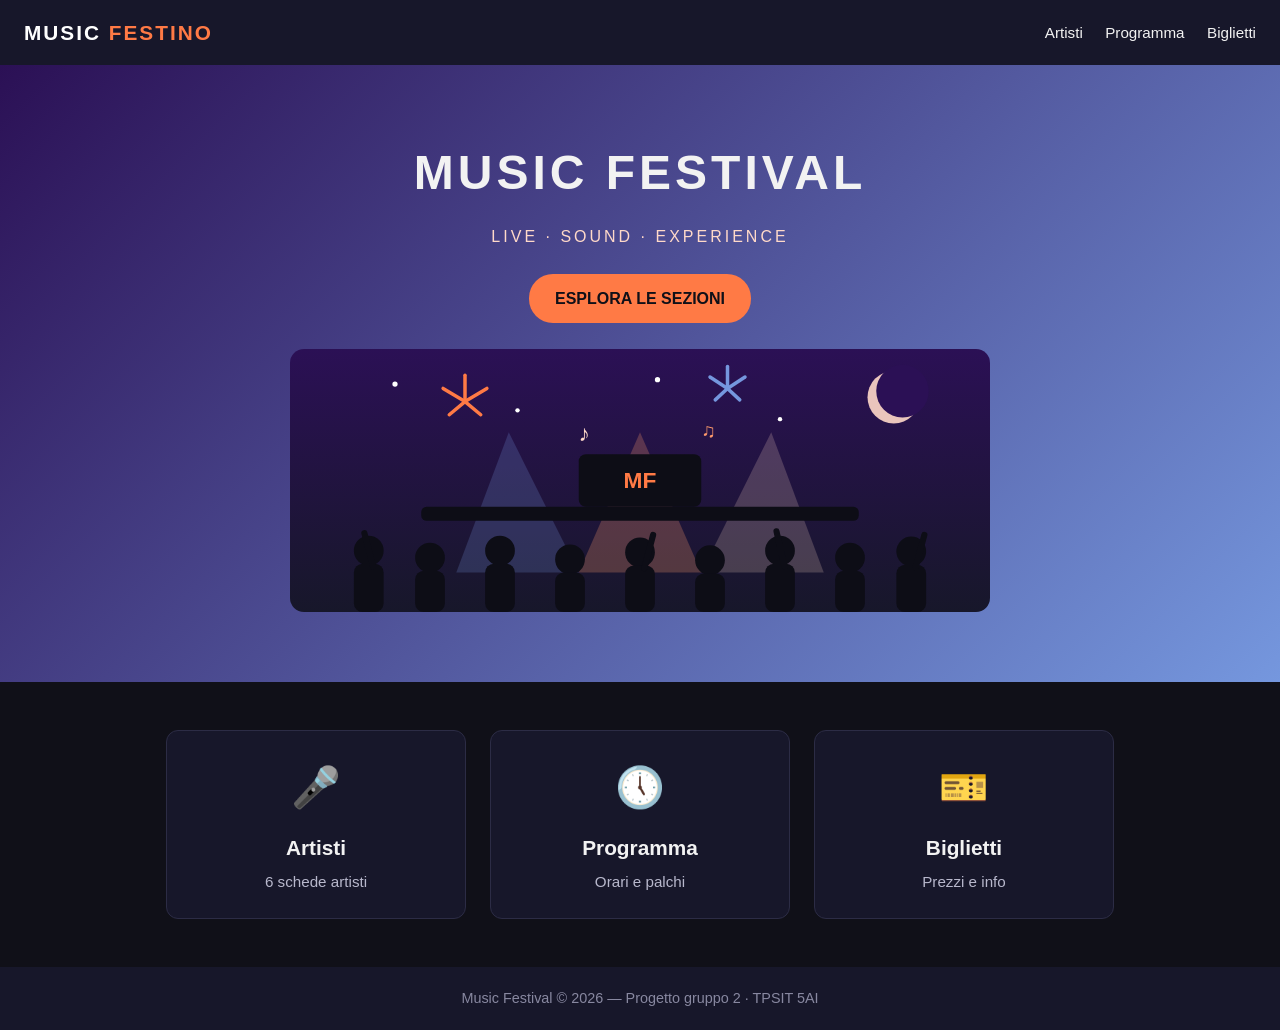
<file: index.html>
<!DOCTYPE html>
<html lang="it">
<head>
  <meta charset="UTF-8">
  <meta name="viewport" content="width=device-width, initial-scale=1.0">
  <title>Music Festival - Home</title>
  <link rel="stylesheet" href="style.css">
</head>
<body>

  <header>
    <a class="logo" href="index.html">MUSIC <span>FESTINO</span></a>
    <nav>
      <a href="sezione-a.html">Artisti</a>
      <a href="sezione-b.html">Programma</a>
      <a href="sezione-c.html">Biglietti</a>
    </nav>
  </header>

  <section class="hero">
    <h1>MUSIC FESTIVAL</h1>
    <p>LIVE &middot; SOUND &middot; EXPERIENCE</p>
    <a class="btn" href="#sezioni">ESPLORA LE SEZIONI</a>
    <img src="img/home.svg" alt="Il palco del Music Festival con fuochi d'artificio e pubblico">
  </section>

  <section class="griglia" id="sezioni">
    <a class="card" href="sezione-a.html">
      <div class="emoji">&#127908;</div>
      <h2>Artisti</h2>
      <p>6 schede artisti</p>
    </a>
    <a class="card" href="sezione-b.html">
      <div class="emoji">&#128340;</div>
      <h2>Programma</h2>
      <p>Orari e palchi</p>
    </a>
    <a class="card" href="sezione-c.html">
      <div class="emoji">&#127915;</div>
      <h2>Biglietti</h2>
      <p>Prezzi e info</p>
    </a>
  </section>

  <footer>
    Music Festival &copy; 2026 &mdash; Progetto gruppo 2 &middot; TPSIT 5AI
  </footer>

</body>
</html>
</file>
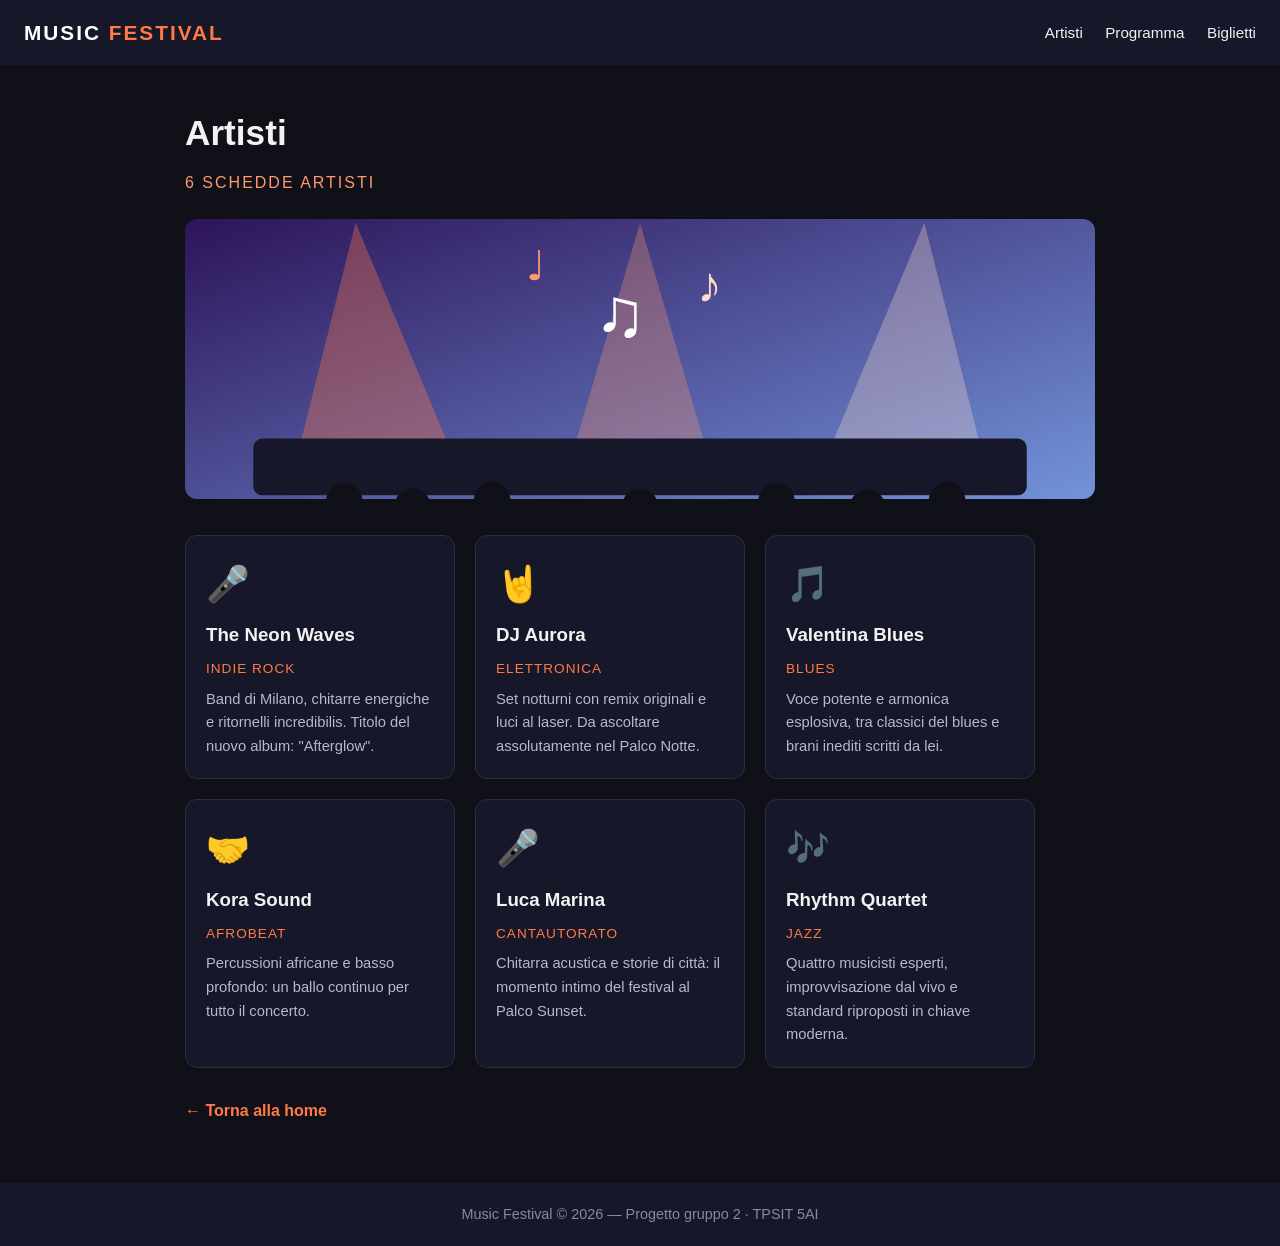
<file: sezione-a.html>
<!DOCTYPE html>
<html lang="it">
<head>
  <meta charset="UTF-8">
  <meta name="viewport" content="width=device-width, initial-scale=1.0">
  <title>Music Festival - Artisti</title>
  <style>
/* Music Festival - Gruppo 2 - style.css */

* {
  margin: 0;
  padding: 0;
  box-sizing: border-box;
}

body {
  font-family: "Segoe UI", Arial, sans-serif;
  background: #101018;
  color: #f2f2f2;
  line-height: 1.6;
}

a {
  color: #ff7a45;
}

/* Header e navigazione */
header {
  background: #17172a;
  padding: 16px 24px;
  display: flex;
  justify-content: space-between;
  align-items: center;
  flex-wrap: wrap;
  gap: 12px;
}

.logo {
  font-size: 1.3rem;
  font-weight: bold;
  letter-spacing: 2px;
  color: #fff;
  text-decoration: none;
}

.logo span {
  color: #ff7a45;
}

nav a {
  color: #f2f2f2;
  text-decoration: none;
  margin-left: 18px;
  font-size: 0.95rem;
}

nav a:hover {
  color: #ff7a45;
}

/* Hero della home */
.hero {
  text-align: center;
  padding: 70px 20px;
  background: linear-gradient(135deg, #2b1055 0%, #7597de 100%);
}

.hero h1 {
  font-size: 3rem;
  letter-spacing: 4px;
}

.hero p {
  margin: 12px 0 24px;
  letter-spacing: 3px;
  color: #ffd9c9;
}

.btn {
  display: inline-block;
  background: #ff7a45;
  color: #101018;
  padding: 12px 26px;
  border-radius: 24px;
  text-decoration: none;
  font-weight: bold;
}

.btn:hover {
  background: #ff9a6c;
}

/* Griglia delle sezioni */
.griglia {
  display: flex;
  flex-wrap: wrap;
  justify-content: center;
  gap: 24px;
  padding: 48px 20px;
  max-width: 1100px;
  margin: 0 auto;
}

.card {
  background: #17172a;
  border-radius: 12px;
  padding: 24px;
  width: 300px;
  text-align: center;
  text-decoration: none;
  color: #f2f2f2;
  border: 1px solid #2c2c45;
  transition: transform 0.2s;
}

.card:hover {
  transform: translateY(-5px);
  border-color: #ff7a45;
}

.card .emoji {
  font-size: 2.5rem;
}

.card h2 {
  margin: 12px 0 6px;
  font-size: 1.3rem;
}

.card p {
  color: #b8b8cc;
  font-size: 0.95rem;
}

/* Pagine delle sezioni */
.contenuto {
  max-width: 950px;
  margin: 0 auto;
  padding: 40px 20px 60px;
}

.contenuto h1 {
  font-size: 2.2rem;
  margin-bottom: 8px;
}

.sottotitolo {
  color: #ff9a6c;
  letter-spacing: 2px;
  margin-bottom: 24px;
}

.immagine {
  width: 100%;
  max-height: 280px;
  object-fit: cover;
  border-radius: 12px;
  margin-bottom: 28px;
}

.contenuto h2 {
  margin: 30px 0 12px;
  color: #ffb08a;
}

/* Schede artisti */
.artisti {
  display: flex;
  flex-wrap: wrap;
  gap: 20px;
}

.artista {
  background: #17172a;
  border: 1px solid #2c2c45;
  border-radius: 12px;
  padding: 20px;
  width: 270px;
}

.artista .foto {
  font-size: 2.2rem;
}

.artista h3 {
  margin: 8px 0 4px;
}

.artista .genere {
  color: #ff7a45;
  font-size: 0.85rem;
  letter-spacing: 1px;
}

.artista p {
  margin-top: 8px;
  font-size: 0.92rem;
  color: #b8b8cc;
}

/* Programma */
table {
  width: 100%;
  border-collapse: collapse;
  background: #17172a;
  border-radius: 12px;
  overflow: hidden;
  margin-bottom: 24px;
}

caption {
  text-align: left;
  font-weight: bold;
  font-size: 1.15rem;
  color: #ffb08a;
  padding: 14px 0 8px;
}

th,
td {
  padding: 12px 14px;
  text-align: left;
  border-bottom: 1px solid #2c2c45;
  font-size: 0.95rem;
}

th {
  background: #22223a;
  color: #ffd9c9;
}

tr:last-child td {
  border-bottom: none;
}

/* Biglietti */
.biglietti {
  display: flex;
  flex-wrap: wrap;
  gap: 20px;
  margin-bottom: 30px;
}

.biglietto {
  background: #17172a;
  border: 1px solid #2c2c45;
  border-radius: 12px;
  padding: 22px;
  width: 260px;
}

.biglietto.destacato {
  border-color: #ff7a45;
}

.biglietto h3 {
  margin-bottom: 6px;
}

.prezzo {
  font-size: 2rem;
  font-weight: bold;
  color: #ff7a45;
}

.biglietto ul {
  margin-top: 12px;
  padding-left: 18px;
  color: #b8b8cc;
  font-size: 0.92rem;
}

.info {
  background: #17172a;
  border-left: 4px solid #ff7a45;
  border-radius: 8px;
  padding: 18px 20px;
  margin-bottom: 16px;
}

.info h3 {
  margin-bottom: 6px;
}

/* Link di ritorno e footer */
.torna-home {
  display: inline-block;
  margin-top: 30px;
  color: #ff7a45;
  text-decoration: none;
  font-weight: bold;
}

.torna-home:hover {
  text-decoration: underline;
}

footer {
  background: #17172a;
  text-align: center;
  padding: 20px;
  color: #8888a0;
  font-size: 0.9rem;
}
</style>
</head>
<body>

  <header>
    <a class="logo" href="index.html">MUSIC <span>FESTIVAL</span></a>
    <nav>
      <a href="sezione-a.html">Artisti</a>
      <a href="sezione-b.html">Programma</a>
      <a href="sezione-c.html">Biglietti</a>
    </nav>
  </header>

  <main class="contenuto">
    <h1>Artisti</h1>
    <p class="sottotitolo">6 SCHEDDE ARTISTI</p>

    <img class="immagine" src="img/artisti.svg" alt="Illustrazione artisti sul palco">

    <div class="artisti">
      <article class="artista">
        <div class="foto">&#127908;</div>
        <h3>The Neon Waves</h3>
        <p class="genere">INDIE ROCK</p>
        <p>Band di Milano, chitarre energiche e ritornelli incredibilis. Titolo del nuovo album: "Afterglow".</p>
      </article>

      <article class="artista">
        <div class="foto">&#129304;</div>
        <h3>DJ Aurora</h3>
        <p class="genere">ELETTRONICA</p>
        <p>Set notturni con remix originali e luci al laser. Da ascoltare assolutamente nel Palco Notte.</p>
      </article>

      <article class="artista">
        <div class="foto">&#127925;</div>
        <h3>Valentina Blues</h3>
        <p class="genere">BLUES</p>
        <p>Voce potente e armonica esplosiva, tra classici del blues e brani inediti scritti da lei.</p>
      </article>

      <article class="artista">
        <div class="foto">&#129309;</div>
        <h3>Kora Sound</h3>
        <p class="genere">AFROBEAT</p>
        <p>Percussioni africane e basso profondo: un ballo continuo per tutto il concerto.</p>
      </article>

      <article class="artista">
        <div class="foto">&#127908;</div>
        <h3>Luca Marina</h3>
        <p class="genere">CANTAUTORATO</p>
        <p>Chitarra acustica e storie di città: il momento intimo del festival al Palco Sunset.</p>
      </article>

      <article class="artista">
        <div class="foto">&#127926;</div>
        <h3>Rhythm Quartet</h3>
        <p class="genere">JAZZ</p>
        <p>Quattro musicisti esperti, improvvisazione dal vivo e standard riproposti in chiave moderna.</p>
      </article>
    </div>

    <a class="torna-home" href="index.html">&larr; Torna alla home</a>
  </main>

  <footer>
    Music Festival &copy; 2026 &mdash; Progetto gruppo 2 &middot; TPSIT 5AI
  </footer>

</body>
</html>
</file>
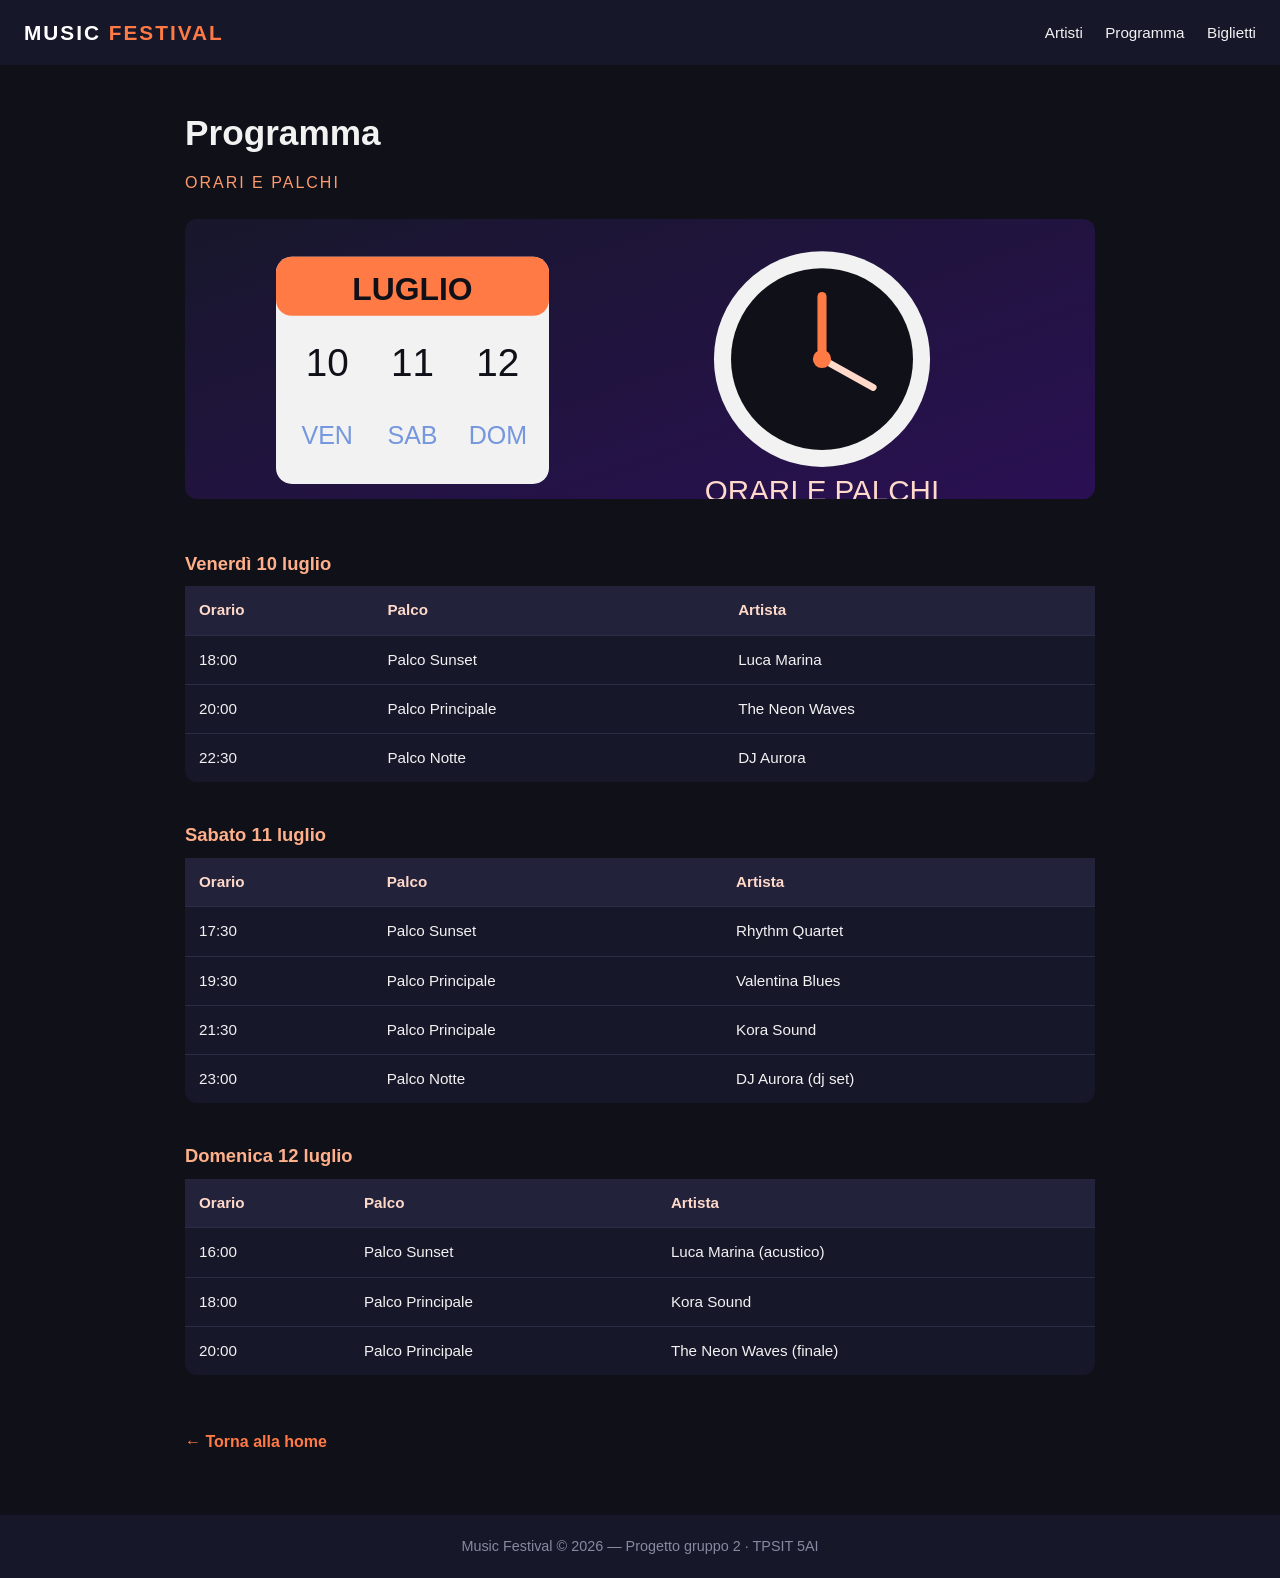
<file: sezione-b.html>
<!DOCTYPE html>
<html lang="it">
<head>
  <meta charset="UTF-8">
  <meta name="viewport" content="width=device-width, initial-scale=1.0">
  <title>Music Festival - Programma</title>
  <style>
/* Music Festival - Gruppo 78 - style.css */

* {
  margin: 0;
  padding: 0;
  box-sizing: border-box;
}

body {
  font-family: "Segoe UI", Arial, sans-serif;
  background: #101018;
  color: #f2f2f2;
  line-height: 1.6;
}

a {
  color: #ff7a45;
}

/* Header e navigazione */
header {
  background: #17172a;
  padding: 16px 24px;
  display: flex;
  justify-content: space-between;
  align-items: center;
  flex-wrap: wrap;
  gap: 12px;
}

.logo {
  font-size: 1.3rem;
  font-weight: bold;
  letter-spacing: 2px;
  color: #fff;
  text-decoration: none;
}

.logo span {
  color: #ff7a45;
}

nav a {
  color: #f2f2f2;
  text-decoration: none;
  margin-left: 18px;
  font-size: 0.95rem;
}

nav a:hover {
  color: #ff7a45;
}

/* Hero della home */
.hero {
  text-align: center;
  padding: 70px 20px;
  background: linear-gradient(135deg, #2b1055 0%, #7597de 100%);
}

.hero h1 {
  font-size: 3rem;
  letter-spacing: 4px;
}

.hero p {
  margin: 12px 0 24px;
  letter-spacing: 3px;
  color: #ffd9c9;
}

.btn {
  display: inline-block;
  background: #ff7a45;
  color: #101018;
  padding: 12px 26px;
  border-radius: 24px;
  text-decoration: none;
  font-weight: bold;
}

.btn:hover {
  background: #ff9a6c;
}

/* Griglia delle sezioni */
.griglia {
  display: flex;
  flex-wrap: wrap;
  justify-content: center;
  gap: 24px;
  padding: 48px 20px;
  max-width: 1100px;
  margin: 0 auto;
}

.card {
  background: #17172a;
  border-radius: 12px;
  padding: 24px;
  width: 300px;
  text-align: center;
  text-decoration: none;
  color: #f2f2f2;
  border: 1px solid #2c2c45;
  transition: transform 0.2s;
}

.card:hover {
  transform: translateY(-5px);
  border-color: #ff7a45;
}

.card .emoji {
  font-size: 2.5rem;
}

.card h2 {
  margin: 12px 0 6px;
  font-size: 1.3rem;
}

.card p {
  color: #b8b8cc;
  font-size: 0.95rem;
}

/* Pagine delle sezioni */
.contenuto {
  max-width: 950px;
  margin: 0 auto;
  padding: 40px 20px 60px;
}

.contenuto h1 {
  font-size: 2.2rem;
  margin-bottom: 8px;
}

.sottotitolo {
  color: #ff9a6c;
  letter-spacing: 2px;
  margin-bottom: 24px;
}

.immagine {
  width: 100%;
  max-height: 280px;
  object-fit: cover;
  border-radius: 12px;
  margin-bottom: 28px;
}

.contenuto h2 {
  margin: 30px 0 12px;
  color: #ffb08a;
}

/* Schede artisti */
.artisti {
  display: flex;
  flex-wrap: wrap;
  gap: 20px;
}

.artista {
  background: #17172a;
  border: 1px solid #2c2c45;
  border-radius: 12px;
  padding: 20px;
  width: 270px;
}

.artista .foto {
  font-size: 2.2rem;
}

.artista h3 {
  margin: 8px 0 4px;
}

.artista .genere {
  color: #ff7a45;
  font-size: 0.85rem;
  letter-spacing: 1px;
}

.artista p {
  margin-top: 8px;
  font-size: 0.92rem;
  color: #b8b8cc;
}

/* Programma */
table {
  width: 100%;
  border-collapse: collapse;
  background: #17172a;
  border-radius: 12px;
  overflow: hidden;
  margin-bottom: 24px;
}

caption {
  text-align: left;
  font-weight: bold;
  font-size: 1.15rem;
  color: #ffb08a;
  padding: 14px 0 8px;
}

th,
td {
  padding: 12px 14px;
  text-align: left;
  border-bottom: 1px solid #2c2c45;
  font-size: 0.95rem;
}

th {
  background: #22223a;
  color: #ffd9c9;
}

tr:last-child td {
  border-bottom: none;
}

/* Biglietti */
.biglietti {
  display: flex;
  flex-wrap: wrap;
  gap: 20px;
  margin-bottom: 30px;
}

.biglietto {
  background: #17172a;
  border: 1px solid #2c2c45;
  border-radius: 12px;
  padding: 22px;
  width: 260px;
}

.biglietto.destacato {
  border-color: #ff7a45;
}

.biglietto h3 {
  margin-bottom: 6px;
}

.prezzo {
  font-size: 2rem;
  font-weight: bold;
  color: #ff7a45;
}

.biglietto ul {
  margin-top: 12px;
  padding-left: 18px;
  color: #b8b8cc;
  font-size: 0.92rem;
}

.info {
  background: #17172a;
  border-left: 4px solid #ff7a45;
  border-radius: 8px;
  padding: 18px 20px;
  margin-bottom: 16px;
}

.info h3 {
  margin-bottom: 6px;
}

/* Link di ritorno e footer */
.torna-home {
  display: inline-block;
  margin-top: 30px;
  color: #ff7a45;
  text-decoration: none;
  font-weight: bold;
}

.torna-home:hover {
  text-decoration: underline;
}

footer {
  background: #17172a;
  text-align: center;
  padding: 20px;
  color: #8888a0;
  font-size: 0.9rem;
}
</style>
</head>
<body>

  <header>
    <a class="logo" href="index.html">MUSIC <span>FESTIVAL</span></a>
    <nav>
      <a href="sezione-a.html">Artisti</a>
      <a href="sezione-b.html">Programma</a>
      <a href="sezione-c.html">Biglietti</a>
    </nav>
  </header>

  <main class="contenuto">
    <h1>Programma</h1>
    <p class="sottotitolo">ORARI E PALCHI</p>

    <img class="immagine" src="img/programma.svg" alt="Illustrazione programma del festival">

    <table>
      <caption>Venerd&igrave; 10 luglio</caption>
      <tr>
        <th>Orario</th>
        <th>Palco</th>
        <th>Artista</th>
      </tr>
      <tr>
        <td>18:00</td>
        <td>Palco Sunset</td>
        <td>Luca Marina</td>
      </tr>
      <tr>
        <td>20:00</td>
        <td>Palco Principale</td>
        <td>The Neon Waves</td>
      </tr>
      <tr>
        <td>22:30</td>
        <td>Palco Notte</td>
        <td>DJ Aurora</td>
      </tr>
    </table>

    <table>
      <caption>Sabato 11 luglio</caption>
      <tr>
        <th>Orario</th>
        <th>Palco</th>
        <th>Artista</th>
      </tr>
      <tr>
        <td>17:30</td>
        <td>Palco Sunset</td>
        <td>Rhythm Quartet</td>
      </tr>
      <tr>
        <td>19:30</td>
        <td>Palco Principale</td>
        <td>Valentina Blues</td>
      </tr>
      <tr>
        <td>21:30</td>
        <td>Palco Principale</td>
        <td>Kora Sound</td>
      </tr>
      <tr>
        <td>23:00</td>
        <td>Palco Notte</td>
        <td>DJ Aurora (dj set)</td>
      </tr>
    </table>

    <table>
      <caption>Domenica 12 luglio</caption>
      <tr>
        <th>Orario</th>
        <th>Palco</th>
        <th>Artista</th>
      </tr>
      <tr>
        <td>16:00</td>
        <td>Palco Sunset</td>
        <td>Luca Marina (acustico)</td>
      </tr>
      <tr>
        <td>18:00</td>
        <td>Palco Principale</td>
        <td>Kora Sound</td>
      </tr>
      <tr>
        <td>20:00</td>
        <td>Palco Principale</td>
        <td>The Neon Waves (finale)</td>
      </tr>
    </table>

    <a class="torna-home" href="index.html">&larr; Torna alla home</a>
  </main>

  <footer>
    Music Festival &copy; 2026 &mdash; Progetto gruppo 2 &middot; TPSIT 5AI
  </footer>

</body>
</html>
</file>
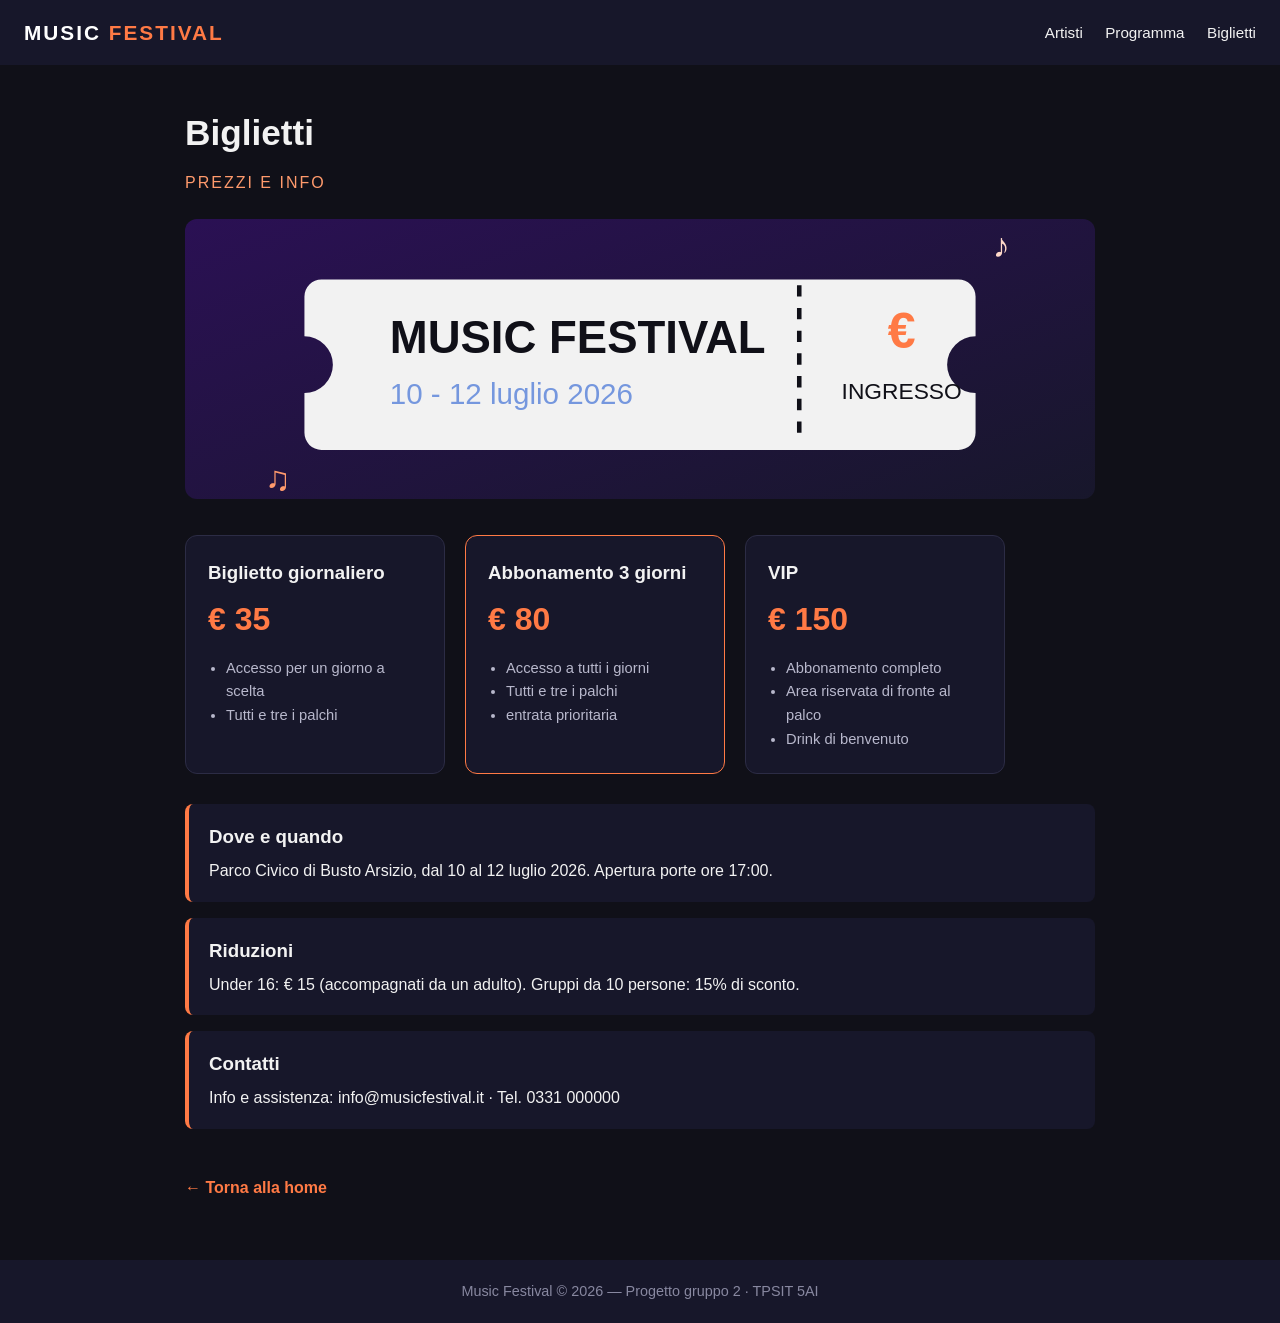
<file: sezione-c.html>
<!DOCTYPE html>
<html lang="it">
<head>
  <meta charset="UTF-8">
  <meta name="viewport" content="width=device-width, initial-scale=1.0">
  <title>Music Festival - Biglietti</title>
  <style>
/* Music Festival - Gruppo 3 - style.css */

* {
  margin: 0;
  padding: 0;
  box-sizing: border-box;
}

body {
  font-family: "Segoe UI", Arial, sans-serif;
  background: #101018;
  color: #f2f2f2;
  line-height: 1.6;
}

a {
  color: #ff7a45;
}

/* Header e navigazione */
header {
  background: #17172a;
  padding: 16px 24px;
  display: flex;
  justify-content: space-between;
  align-items: center;
  flex-wrap: wrap;
  gap: 12px;
}

.logo {
  font-size: 1.3rem;
  font-weight: bold;
  letter-spacing: 2px;
  color: #fff;
  text-decoration: none;
}

.logo span {
  color: #ff7a45;
}

nav a {
  color: #f2f2f2;
  text-decoration: none;
  margin-left: 18px;
  font-size: 0.95rem;
}

nav a:hover {
  color: #ff7a45;
}

/* Hero della home */
.hero {
  text-align: center;
  padding: 70px 20px;
  background: linear-gradient(135deg, #2b1055 0%, #7597de 100%);
}

.hero h1 {
  font-size: 3rem;
  letter-spacing: 4px;
}

.hero p {
  margin: 12px 0 24px;
  letter-spacing: 3px;
  color: #ffd9c9;
}

.btn {
  display: inline-block;
  background: #ff7a45;
  color: #101018;
  padding: 12px 26px;
  border-radius: 24px;
  text-decoration: none;
  font-weight: bold;
}

.btn:hover {
  background: #ff9a6c;
}

/* Griglia delle sezioni */
.griglia {
  display: flex;
  flex-wrap: wrap;
  justify-content: center;
  gap: 24px;
  padding: 48px 20px;
  max-width: 1100px;
  margin: 0 auto;
}

.card {
  background: #17172a;
  border-radius: 12px;
  padding: 24px;
  width: 300px;
  text-align: center;
  text-decoration: none;
  color: #f2f2f2;
  border: 1px solid #2c2c45;
  transition: transform 0.2s;
}

.card:hover {
  transform: translateY(-5px);
  border-color: #ff7a45;
}

.card .emoji {
  font-size: 2.5rem;
}

.card h2 {
  margin: 12px 0 6px;
  font-size: 1.3rem;
}

.card p {
  color: #b8b8cc;
  font-size: 0.95rem;
}

/* Pagine delle sezioni */
.contenuto {
  max-width: 950px;
  margin: 0 auto;
  padding: 40px 20px 60px;
}

.contenuto h1 {
  font-size: 2.2rem;
  margin-bottom: 8px;
}

.sottotitolo {
  color: #ff9a6c;
  letter-spacing: 2px;
  margin-bottom: 24px;
}

.immagine {
  width: 100%;
  max-height: 280px;
  object-fit: cover;
  border-radius: 12px;
  margin-bottom: 28px;
}

.contenuto h2 {
  margin: 30px 0 12px;
  color: #ffb08a;
}

/* Schede artisti */
.artisti {
  display: flex;
  flex-wrap: wrap;
  gap: 20px;
}

.artista {
  background: #17172a;
  border: 1px solid #2c2c45;
  border-radius: 12px;
  padding: 20px;
  width: 270px;
}

.artista .foto {
  font-size: 2.2rem;
}

.artista h3 {
  margin: 8px 0 4px;
}

.artista .genere {
  color: #ff7a45;
  font-size: 0.85rem;
  letter-spacing: 1px;
}

.artista p {
  margin-top: 8px;
  font-size: 0.92rem;
  color: #b8b8cc;
}

/* Programma */
table {
  width: 100%;
  border-collapse: collapse;
  background: #17172a;
  border-radius: 12px;
  overflow: hidden;
  margin-bottom: 24px;
}

caption {
  text-align: left;
  font-weight: bold;
  font-size: 1.15rem;
  color: #ffb08a;
  padding: 14px 0 8px;
}

th,
td {
  padding: 12px 14px;
  text-align: left;
  border-bottom: 1px solid #2c2c45;
  font-size: 0.95rem;
}

th {
  background: #22223a;
  color: #ffd9c9;
}

tr:last-child td {
  border-bottom: none;
}

/* Biglietti */
.biglietti {
  display: flex;
  flex-wrap: wrap;
  gap: 20px;
  margin-bottom: 30px;
}

.biglietto {
  background: #17172a;
  border: 1px solid #2c2c45;
  border-radius: 12px;
  padding: 22px;
  width: 260px;
}

.biglietto.destacato {
  border-color: #ff7a45;
}

.biglietto h3 {
  margin-bottom: 6px;
}

.prezzo {
  font-size: 2rem;
  font-weight: bold;
  color: #ff7a45;
}

.biglietto ul {
  margin-top: 12px;
  padding-left: 18px;
  color: #b8b8cc;
  font-size: 0.92rem;
}

.info {
  background: #17172a;
  border-left: 4px solid #ff7a45;
  border-radius: 8px;
  padding: 18px 20px;
  margin-bottom: 16px;
}

.info h3 {
  margin-bottom: 6px;
}

/* Link di ritorno e footer */
.torna-home {
  display: inline-block;
  margin-top: 30px;
  color: #ff7a45;
  text-decoration: none;
  font-weight: bold;
}

.torna-home:hover {
  text-decoration: underline;
}

footer {
  background: #17172a;
  text-align: center;
  padding: 20px;
  color: #8888a0;
  font-size: 0.9rem;
}
</style>
</head>
<body>

  <header>
    <a class="logo" href="index.html">MUSIC <span>FESTIVAL</span></a>
    <nav>
      <a href="sezione-a.html">Artisti</a>
      <a href="sezione-b.html">Programma</a>
      <a href="sezione-c.html">Biglietti</a>
    </nav>
  </header>

  <main class="contenuto">
    <h1>Biglietti</h1>
    <p class="sottotitolo">PREZZI E INFO</p>

    <img class="immagine" src="img/biglietti.svg" alt="Illustrazione biglietti del festival">

    <div class="biglietti">
      <article class="biglietto">
        <h3>Biglietto giornaliero</h3>
        <p class="prezzo">&euro; 35</p>
        <ul>
          <li>Accesso per un giorno a scelta</li>
          <li>Tutti e tre i palchi</li>
        </ul>
      </article>

      <article class="biglietto destacato">
        <h3>Abbonamento 3 giorni</h3>
        <p class="prezzo">&euro; 80</p>
        <ul>
          <li>Accesso a tutti i giorni</li>
          <li>Tutti e tre i palchi</li>
          <li>entrata prioritaria</li>
        </ul>
      </article>

      <article class="biglietto">
        <h3>VIP</h3>
        <p class="prezzo">&euro; 150</p>
        <ul>
          <li>Abbonamento completo</li>
          <li>Area riservata di fronte al palco</li>
          <li>Drink di benvenuto</li>
        </ul>
      </article>
    </div>

    <div class="info">
      <h3>Dove e quando</h3>
      <p>Parco Civico di Busto Arsizio, dal 10 al 12 luglio 2026. Apertura porte ore 17:00.</p>
    </div>

    <div class="info">
      <h3>Riduzioni</h3>
      <p>Under 16: &euro; 15 (accompagnati da un adulto). Gruppi da 10 persone: 15% di sconto.</p>
    </div>

    <div class="info">
      <h3>Contatti</h3>
      <p>Info e assistenza: info@musicfestival.it &middot; Tel. 0331 000000</p>
    </div>

    <a class="torna-home" href="index.html">&larr; Torna alla home</a>
  </main>

  <footer>
    Music Festival &copy; 2026 &mdash; Progetto gruppo 2 &middot; TPSIT 5AI
  </footer>

</body>
</html>
</file>
<file: style.css>
/* Music Festival - Gruppo 2 - style.css */

* {
  margin: 0;
  padding: 0;
  box-sizing: border-box;
}

body {
  font-family: "Segoe UI", Arial, sans-serif;
  background: #101018;
  color: #f2f2f2;
  line-height: 1.6;
}

a {
  color: #ff7a45;
}

/* Header e navigazione */
header {
  background: #17172a;
  padding: 16px 24px;
  display: flex;
  justify-content: space-between;
  align-items: center;
  flex-wrap: wrap;
  gap: 12px;
}

.logo {
  font-size: 1.3rem;
  font-weight: bold;
  letter-spacing: 2px;
  color: #fff;
  text-decoration: none;
}

.logo span {
  color: #ff7a45;
}

nav a {
  color: #f2f2f2;
  text-decoration: none;
  margin-left: 18px;
  font-size: 0.95rem;
}

nav a:hover {
  color: #ff7a45;
}

/* Hero della home */
.hero {
  text-align: center;
  padding: 70px 20px;
  background: linear-gradient(135deg, #2b1055 0%, #7597de 100%);
}

.hero h1 {
  font-size: 3rem;
  letter-spacing: 4px;
}

.hero p {
  margin: 12px 0 24px;
  letter-spacing: 3px;
  color: #ffd9c9;
}

.btn {
  display: inline-block;
  background: #ff7a45;
  color: #101018;
  padding: 12px 26px;
  border-radius: 24px;
  text-decoration: none;
  font-weight: bold;
}

.btn:hover {
  background: #ff9a6c;
}

.hero img {
  display: block;
  width: 100%;
  max-width: 700px;
  margin: 26px auto 0;
  border-radius: 14px;
}

/* Griglia delle sezioni */
.griglia {
  display: flex;
  flex-wrap: wrap;
  justify-content: center;
  gap: 24px;
  padding: 48px 20px;
  max-width: 1100px;
  margin: 0 auto;
}

.card {
  background: #17172a;
  border-radius: 12px;
  padding: 24px;
  width: 300px;
  text-align: center;
  text-decoration: none;
  color: #f2f2f2;
  border: 1px solid #2c2c45;
  transition: transform 0.2s;
}

.card:hover {
  transform: translateY(-5px);
  border-color: #ff7a45;
}

.card .emoji {
  font-size: 2.5rem;
}

.card h2 {
  margin: 12px 0 6px;
  font-size: 1.3rem;
}

.card p {
  color: #b8b8cc;
  font-size: 0.95rem;
}

/* Pagine delle sezioni */
.contenuto {
  max-width: 950px;
  margin: 0 auto;
  padding: 40px 20px 60px;
}

.contenuto h1 {
  font-size: 2.2rem;
  margin-bottom: 8px;
}

.sottotitolo {
  color: #ff9a6c;
  letter-spacing: 2px;
  margin-bottom: 24px;
}

.immagine {
  width: 100%;
  max-height: 280px;
  object-fit: cover;
  border-radius: 12px;
  margin-bottom: 28px;
}

.contenuto h2 {
  margin: 30px 0 12px;
  color: #ffb08a;
}

/* Schede artisti */
.artisti {
  display: flex;
  flex-wrap: wrap;
  gap: 20px;
}

.artista {
  background: #17172a;
  border: 1px solid #2c2c45;
  border-radius: 12px;
  padding: 20px;
  width: 270px;
}

.artista .foto {
  font-size: 2.2rem;
}

.artista h3 {
  margin: 8px 0 4px;
}

.artista .genere {
  color: #ff7a45;
  font-size: 0.85rem;
  letter-spacing: 1px;
}

.artista p {
  margin-top: 8px;
  font-size: 0.92rem;
  color: #b8b8cc;
}

/* Programma */
table {
  width: 100%;
  border-collapse: collapse;
  background: #17172a;
  border-radius: 12px;
  overflow: hidden;
  margin-bottom: 24px;
}

caption {
  text-align: left;
  font-weight: bold;
  font-size: 1.15rem;
  color: #ffb08a;
  padding: 14px 0 8px;
}

th,
td {
  padding: 12px 14px;
  text-align: left;
  border-bottom: 1px solid #2c2c45;
  font-size: 0.95rem;
}

th {
  background: #22223a;
  color: #ffd9c9;
}

tr:last-child td {
  border-bottom: none;
}

/* Biglietti */
.biglietti {
  display: flex;
  flex-wrap: wrap;
  gap: 20px;
  margin-bottom: 30px;
}

.biglietto {
  background: #17172a;
  border: 1px solid #2c2c45;
  border-radius: 12px;
  padding: 22px;
  width: 260px;
}

.biglietto.destacato {
  border-color: #ff7a45;
}

.biglietto h3 {
  margin-bottom: 6px;
}

.prezzo {
  font-size: 2rem;
  font-weight: bold;
  color: #ff7a45;
}

.biglietto ul {
  margin-top: 12px;
  padding-left: 18px;
  color: #b8b8cc;
  font-size: 0.92rem;
}

.info {
  background: #17172a;
  border-left: 4px solid #ff7a45;
  border-radius: 8px;
  padding: 18px 20px;
  margin-bottom: 16px;
}

.info h3 {
  margin-bottom: 6px;
}

/* Link di ritorno e footer */
.torna-home {
  display: inline-block;
  margin-top: 30px;
  color: #ff7a45;
  text-decoration: none;
  font-weight: bold;
}

.torna-home:hover {
  text-decoration: underline;
}

footer {
  background: #17172a;
  text-align: center;
  padding: 20px;
  color: #8888a0;
  font-size: 0.9rem;
}
</file>
